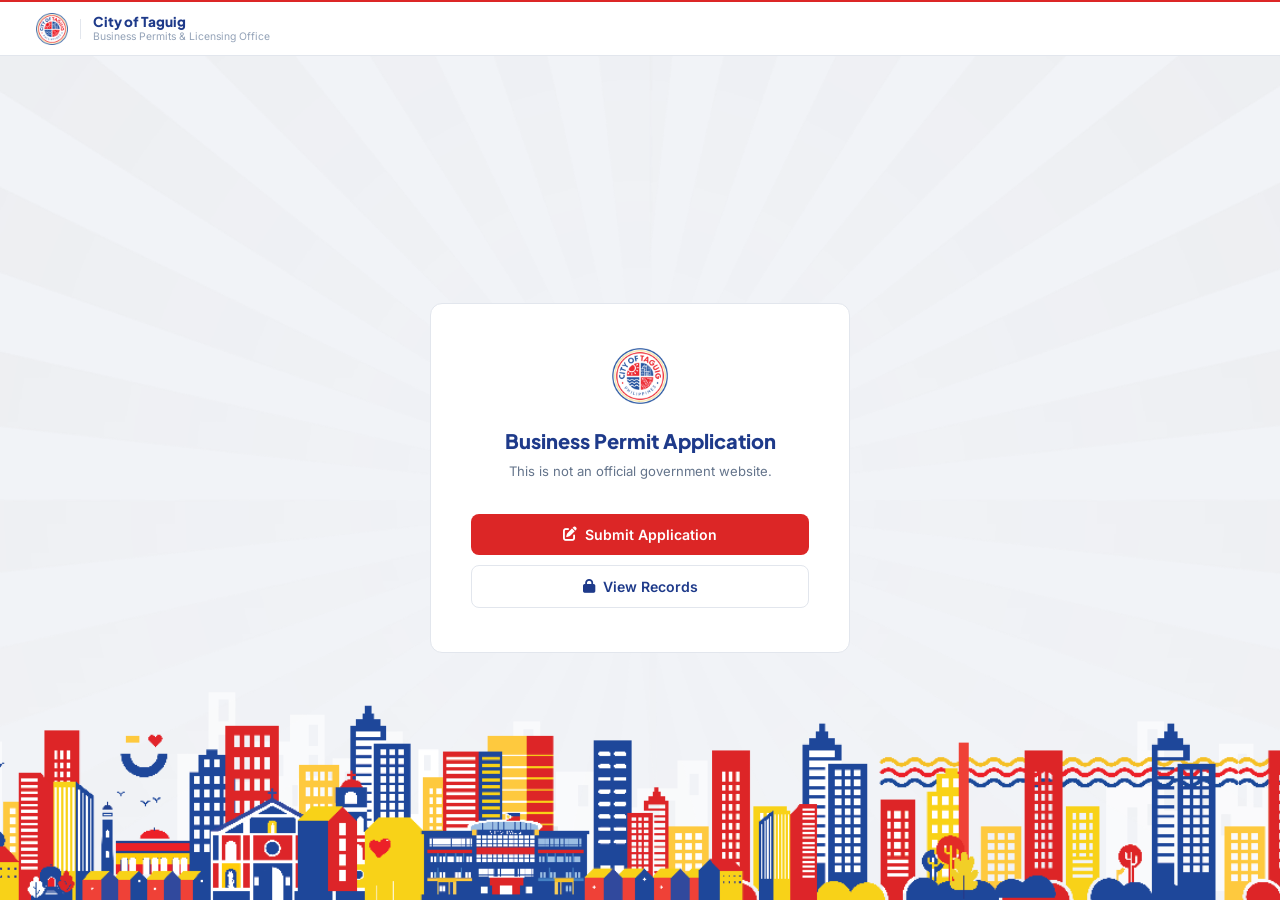
<file: index.html>
<!DOCTYPE html>
<html lang="en">
<head>
    <meta charset="UTF-8">
    <meta name="viewport" content="width=device-width, initial-scale=1.0">
    <title>Taguig BPLO | Business Permit System</title>

    <link rel="preconnect" href="https://fonts.googleapis.com">
    <link href="https://fonts.googleapis.com/css2?family=Inter:wght@400;500;600&family=Plus+Jakarta+Sans:wght@700;800&display=swap" rel="stylesheet">
    <link rel="stylesheet" href="https://cdnjs.cloudflare.com/ajax/libs/font-awesome/6.5.1/css/all.min.css">

    <style>
        :root {
            --navy: #1e3a8a;
            --red:  #dc2626;
            --bg:   #f1f3f7;
            --border: #e2e6ed;
            --text: #0f172a;
            --muted: #64748b;
            --faint: #94a3b8;
        }

        *, *::before, *::after { margin: 0; padding: 0; box-sizing: border-box; }

        body {
            font-family: 'Inter', sans-serif;
            background: var(--bg);
            color: var(--text);
            min-height: 100vh;
            display: flex;
            flex-direction: column;
        }

        /* NAV */
        nav {
            background: #fff;
            border-bottom: 1px solid var(--border);
            height: 56px;
            display: flex;
            align-items: center;
            padding: 0 36px;
            border-top: 2px solid var(--red);
        }

        .brand { display: flex; align-items: center; gap: 12px; }
        .brand img { height: 32px; }
        .brand-sep { width: 1px; height: 20px; background: var(--border); }

        .brand-city {
            font-family: 'Plus Jakarta Sans', sans-serif;
            font-size: 0.85rem;
            font-weight: 800;
            color: var(--navy);
            display: block;
            line-height: 1.2;
        }

        .brand-dept {
            font-size: 0.65rem;
            color: var(--faint);
            display: block;
        }

        /* MAIN */
        main {
            flex: 1;
            display: flex;
            align-items: center;
            justify-content: center;
            padding: 40px 20px;
            background-image: url('white_bg_city.png');
            background-size: cover;
            background-position: center;
        }

        /* CARD */
        .card {
            background: #fff;
            border: 1px solid var(--border);
            border-radius: 12px;
            padding: 44px 40px;
            width: 100%;
            max-width: 420px;
            text-align: center;
        }

        .card img {
            height: 56px;
            margin-bottom: 20px;
            opacity: 0.9;
        }

        .card h1 {
            font-family: 'Plus Jakarta Sans', sans-serif;
            font-size: 1.25rem;
            font-weight: 800;
            color: var(--navy);
            margin-bottom: 8px;
        }

        .card p {
            font-size: 0.82rem;
            color: var(--muted);
            line-height: 1.6;
            margin-bottom: 32px;
        }

        .btns {
            display: flex;
            flex-direction: column;
            gap: 10px;
        }

        .btn {
            display: flex;
            align-items: center;
            justify-content: center;
            gap: 8px;
            padding: 12px 20px;
            border-radius: 8px;
            font-size: 0.88rem;
            font-weight: 600;
            text-decoration: none;
            transition: opacity 0.15s, transform 0.15s;
        }

        .btn:hover { opacity: 0.88; transform: translateY(-1px); }

        .btn-red {
            background: var(--red);
            color: #fff;
        }

        .btn-outline {
            background: transparent;
            color: var(--navy);
            border: 1px solid var(--border);
        }

        .btn-outline:hover { background: var(--bg); }

        
    </style>
</head>
<body>

    <nav>
        <div class="brand">
            <img src="City_of_Taguig_seal.svg.png" alt="Taguig Seal">
            <div class="brand-sep"></div>
            <div>
                <span class="brand-city">City of Taguig</span>
                <span class="brand-dept">Business Permits &amp; Licensing Office</span>
            </div>
        </div>
    </nav>

    <main>
        <div class="card">
            <img src="City_of_Taguig_seal.svg.png" alt="Taguig City Seal">
            <h1>Business Permit Application</h1>
            <p>This is not an official government website.</p>
            <div class="btns">
                <a href="ManualForm.html" class="btn btn-red">
                    <i class="fa-solid fa-pen-to-square"></i> Submit Application
                </a>
                <a href="login.html" class="btn btn-outline">
                    <i class="fa-solid fa-lock"></i> View Records
                </a>
            </div>
        </div>
    </main>



</body>
</html>
</file>
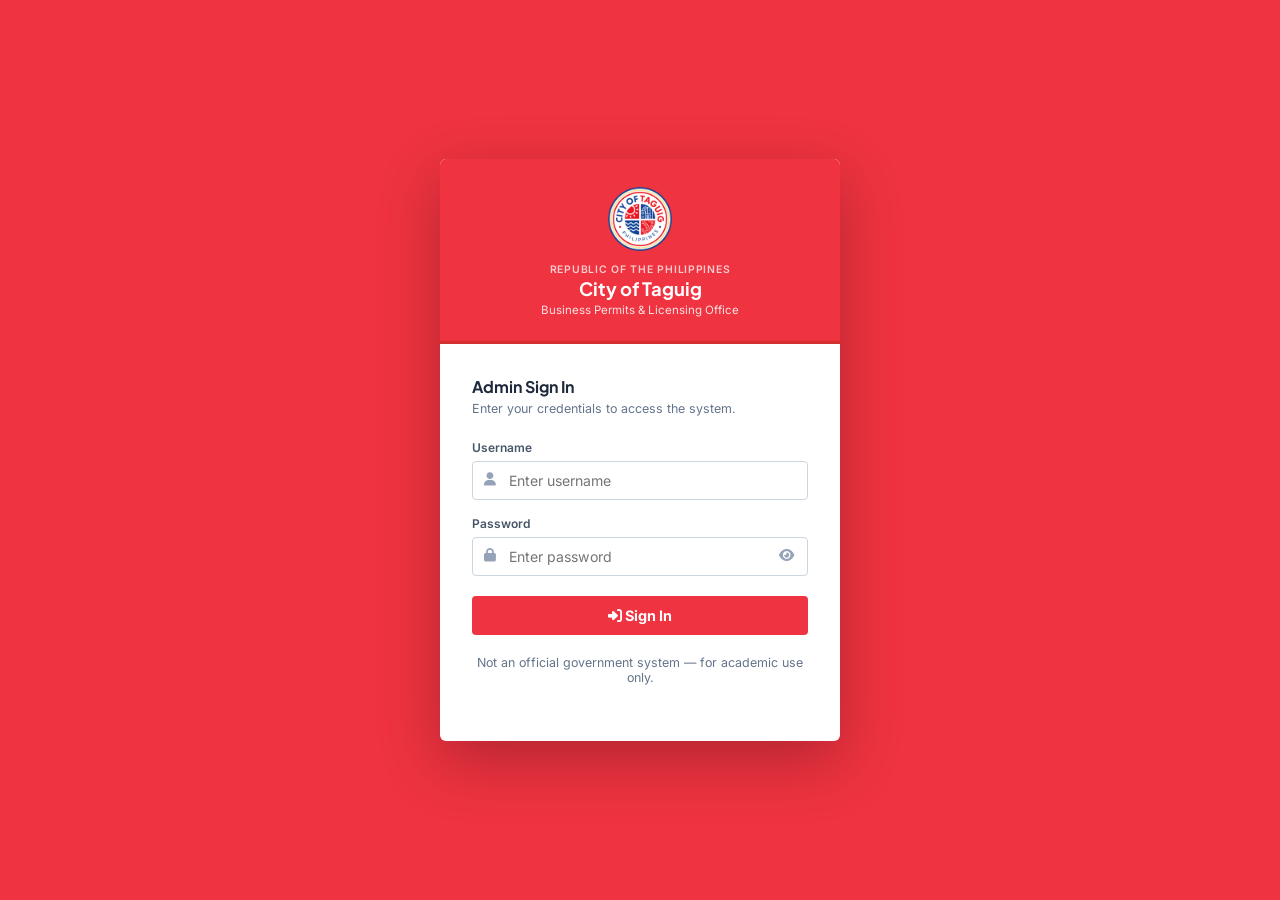
<file: dashboard.html>
<!DOCTYPE html>
<html lang="en">

<head>
  <meta charset="UTF-8" />
  <meta name="viewport" content="width=device-width, initial-scale=1.0" />
  <title>Business License System — City of Taguig</title>
  <link rel="preconnect" href="https://fonts.googleapis.com" />
  <link
    href="https://fonts.googleapis.com/css2?family=Inter:wght@400;500;600;700&family=Plus+Jakarta+Sans:wght@600;700&display=swap"
    rel="stylesheet"
  />
  <link
    rel="stylesheet"
    href="https://cdnjs.cloudflare.com/ajax/libs/font-awesome/6.5.1/css/all.min.css"
  />
  <link rel="stylesheet" href="styles.css" />
</head>

<body>


<script>
  (function () {
    if (sessionStorage.getItem('bplo_auth') !== '1') {
      window.location.replace('login.html');
    }
  })();
</script>

<nav class="bplo-nav">
  <div class="nav-inner">
    <div class="nav-left">
      <div class="logo-box">
        <img src="City_of_Taguig_seal.svg.png" alt="Official Seal of the City of Taguig" class="seal-img" width="60" height="60" />
      </div>
      <div class="labels-container">
        <div class="gov-label">Republic of the Philippines</div>
        <div class="city-label">City of Taguig</div>
        <div class="office-label">DISCLAIMER: NOT AN OFFICIAL GOVERNMENT WEBSITE, CREATED ONLY FOR THE PURPOSE OF SCHOOL PROJECT</div>
      </div>
    </div>
    <div class="nav-right">
      <a href="ManualForm.html">
        <button class="dashboard-btn">
          <i class="fa-solid fa-chart-column"></i> Manual Form
        </button>
      </a>
    </div>
  </div>
</nav>


  <main>

    <div class="page-header">
      <div class="ph-icon">
        <i class="fa-solid fa-chart-line"></i>
      </div>
      <div>
        <h1 class="page-title">License Management</h1>
        <p class="page-subtitle">Manage applications, taxpayers, and business records.</p>
      </div>
    </div>

    <div class="nav-tabs" id="navTabs"></div>

    <div class="card">
      <div class="card-body">

        <div class="toolbar">
          <div class="search-wrap">
            <i class="fa-solid fa-magnifying-glass"></i>
            <input
              type="text"
              id="searchInput"
              placeholder="Search records…"
              oninput="filterTable()"
            />
          </div>
          <div class="toolbar-right">
            <button class="btn btn-primary" onclick="openAdd()">
              <i class="fa-solid fa-plus"></i> Add Application
            </button>
            <button class="btn btn-outline" id="btnView" onclick="openView()" disabled>
              <i class="fa-solid fa-eye"></i> View
            </button>
            <button class="btn btn-outline" id="btnEdit" onclick="openEdit()" disabled>
              <i class="fa-solid fa-pen"></i> Update
            </button>
            <button class="btn btn-danger" id="btnDelete" onclick="openDelete()" disabled>
              <i class="fa-solid fa-trash"></i> Delete
            </button>
<button class="btn btn-ghost" onclick="loadTable()">
              <i class="fa-solid fa-rotate-right"></i> Refresh
            </button>
          </div>
        </div>

        <div class="table-wrap">
          <table class="data" id="mainTable"></table>
        </div>

        <div class="tfoot">
          <span id="recordCount">0 records</span>
          <span id="tabHint"></span>
        </div>

      </div>
    </div>

  </main>


  <div class="overlay" id="formModal" style="display: none;">
    <div class="modal">
      <div class="modal-header">
        <div class="modal-title">
          <span class="modal-icon"><i class="fa-solid fa-file-pen"></i></span>
          <span id="formTitle">Application</span>
        </div>
        <button class="modal-close" onclick="closeModal('formModal')">
          <i class="fa-solid fa-xmark"></i>
        </button>
      </div>
      <div class="modal-body" id="formBody"></div>
      <div class="modal-footer">
        <button class="btn btn-muted" onclick="closeModal('formModal')">Close</button>
        <button class="btn-submit" id="formSubmit" onclick="submitForm()">Save</button>
      </div>
    </div>
  </div>


  <div class="overlay" id="deleteModal" style="display: none;">
    <div class="del-modal">
      <div class="del-icon">
        <i class="fa-solid fa-triangle-exclamation"></i>
      </div>
      <h3
        id="delTitle"
        style="font-family: 'Plus Jakarta Sans', sans-serif; font-size: 1.05rem; margin-bottom: 6px;"
      >
        Delete this record?
      </h3>
      <p
        id="delDesc"
        style="font-size: 0.85rem; color: var(--gray-600);"
      >
        This action is permanent and cannot be undone.
      </p>
      <div class="del-meta" id="delMeta" style="display: none;"></div>
      <div class="del-btns">
        <button class="btn btn-muted" onclick="closeModal('deleteModal')">Cancel</button>
        <button class="btn btn-danger" id="delConfirm" onclick="confirmDelete()">Delete</button>
      </div>
    </div>
  </div>




  <script src="script.js"></script>

  <script>
    (function () {
      function patchRenderTable() {
        if (typeof window.renderTable !== 'function') return;
        const original = window.renderTable;

        window.renderTable = function (rows, filtered) {
          // Sort in-place. When rows === allRows (the common case),
          // this sorts allRows itself, so selectRow(i) stays in sync.
          rows.sort((a, b) => {
            const aDate = new Date(a.Application_Date || '');
            const bDate = new Date(b.Application_Date || '');
            if (isNaN(aDate)) return 1;
            if (isNaN(bDate)) return -1;
            return aDate - bDate;
          });
          return original.call(this, rows, filtered);
        };
      }

      if (document.readyState === 'loading') {
        document.addEventListener('DOMContentLoaded', patchRenderTable);
      } else {
        patchRenderTable();
      }
    })();
  </script>

</body>
</html>
</file>
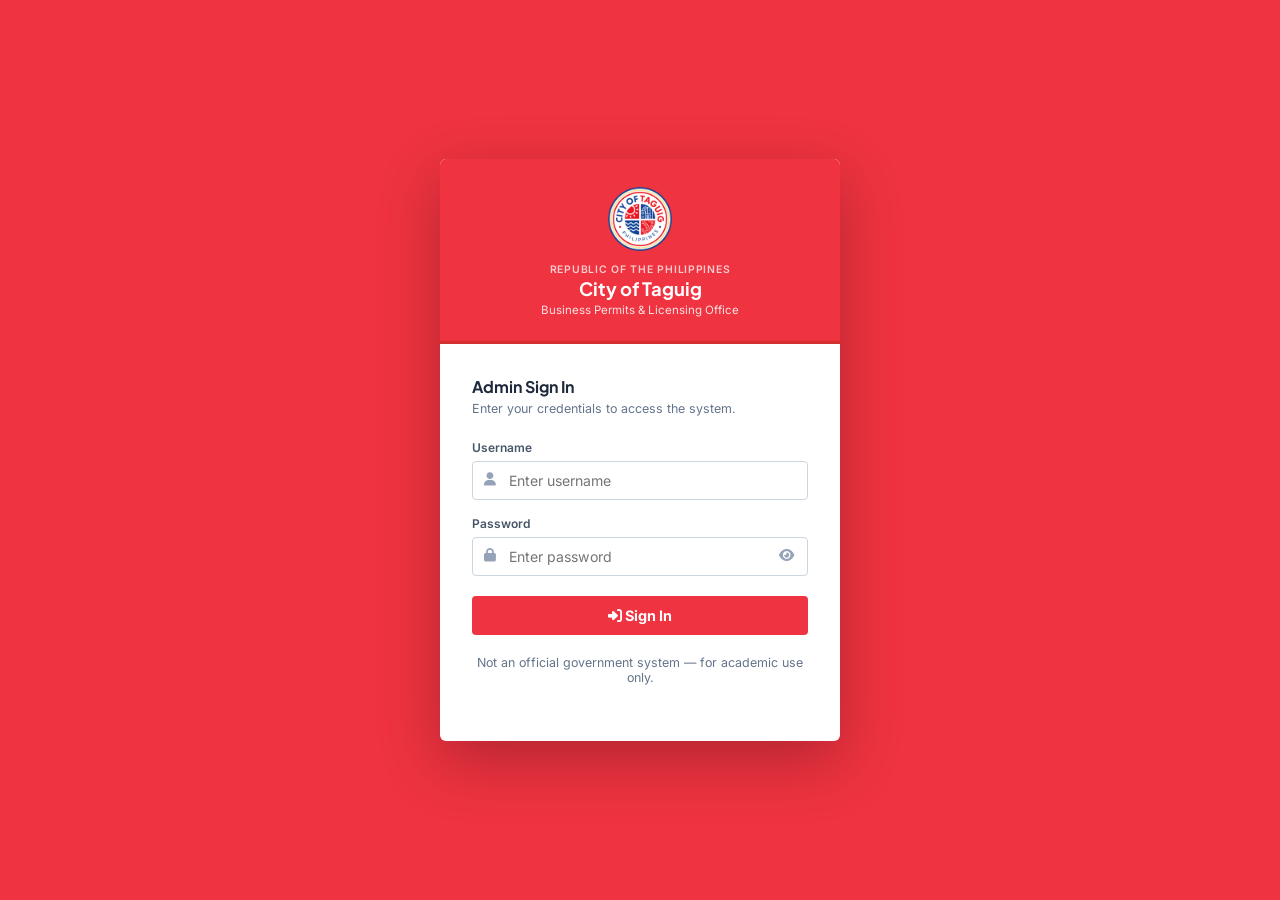
<file: login.html>
<!DOCTYPE html>
<html lang="en">
<head>
  <meta charset="UTF-8" />
  <meta name="viewport" content="width=device-width, initial-scale=1.0" />
  <title>Sign In — Business License System, City of Taguig</title>
  
  <link rel="preconnect" href="https://fonts.googleapis.com" />
  <link href="https://fonts.googleapis.com/css2?family=Inter:wght@400;500;600;700&family=Plus+Jakarta+Sans:wght@600;700&display=swap" rel="stylesheet" />
  <link rel="stylesheet" href="https://cdnjs.cloudflare.com/ajax/libs/font-awesome/6.5.1/css/all.min.css" />
  
  <link rel="stylesheet" href="login.css" />
</head>

<body>
  <div class="login-card">
    <div class="login-header">
      <img src="City_of_Taguig_seal.svg.png" alt="City of Taguig Seal" class="login-seal" onerror="this.style.display='none'" />
      <div class="login-gov">Republic of the Philippines</div>
      <div class="login-city">City of Taguig</div>
      <div class="login-office">Business Permits &amp; Licensing Office</div>
    </div>

    <div class="login-body">
      <h2>Admin Sign In</h2>
      <p>Enter your credentials to access the system.</p>

      <div class="login-error" id="loginError">
        <i class="fa-solid fa-circle-exclamation"></i>
        <span id="loginErrorMsg">Invalid username or password.</span>
      </div>

      <div class="login-field">
        <label for="loginUsername">Username</label>
        <div class="login-input-wrap">
          <i class="fa-solid fa-user"></i>
          <input type="text" id="loginUsername" placeholder="Enter username" autocomplete="username" />
        </div>
      </div>

      <div class="login-field">
        <label for="loginPassword">Password</label>
        <div class="login-input-wrap">
          <i class="fa-solid fa-lock"></i>
          <input type="password" id="loginPassword" placeholder="Enter password" autocomplete="current-password" />
          <button type="button" class="show-pw-btn" id="togglePw" title="Show / hide password">
            <i class="fa-solid fa-eye" id="togglePwIcon"></i>
          </button>
        </div>
      </div>

      <button class="login-btn" id="loginBtn" onclick="handleLogin()">
        <i class="fa-solid fa-right-to-bracket"></i> Sign In
      </button>

      <p class="login-footer-note">Not an official government system &mdash; for academic use only.</p>
    </div>
  </div>

  <script>
    (function () {
      const VALID_USER  = 'admin';
      const VALID_PASS  = 'password123';
      const SESSION_KEY = 'bplo_auth';

      const userInput  = document.getElementById('loginUsername');
      const passInput  = document.getElementById('loginPassword');
      const errorBox   = document.getElementById('loginError');
      const errorMsg   = document.getElementById('loginErrorMsg');
      const loginBtn   = document.getElementById('loginBtn');
      const toggleBtn  = document.getElementById('togglePw');
      const toggleIcon = document.getElementById('togglePwIcon');

      if (sessionStorage.getItem(SESSION_KEY) === '1') {
        window.location.replace('dashboard.html');
      }

      toggleBtn.addEventListener('click', function () {
        const hidden = passInput.type === 'password';
        passInput.type       = hidden ? 'text' : 'password';
        toggleIcon.className = hidden ? 'fa-solid fa-eye-slash' : 'fa-solid fa-eye';
      });

      [userInput, passInput].forEach(function (el) {
        el.addEventListener('keydown', function (e) {
          if (e.key === 'Enter') handleLogin();
        });
      });

      window.handleLogin = function () {
        const user = userInput.value.trim();
        const pass = passInput.value;

        errorBox.classList.remove('show');
        userInput.classList.remove('input-error');
        passInput.classList.remove('input-error');

        if (!user || !pass) {
          errorMsg.textContent = 'Please enter both username and password.';
          errorBox.classList.add('show');
          if (!user) userInput.classList.add('input-error');
          if (!pass) passInput.classList.add('input-error');
          return;
        }

        if (user === VALID_USER && pass === VALID_PASS) {
          sessionStorage.setItem(SESSION_KEY, '1');
          loginBtn.disabled  = true;
          loginBtn.innerHTML = '<i class="fa-solid fa-spinner fa-spin"></i> Signing in\u2026';
          setTimeout(function () {
            window.location.replace('dashboard.html');
          }, 380);
        } else {
          errorMsg.textContent = 'Invalid username or password. Please try again.';
          errorBox.classList.add('show');
          userInput.classList.add('input-error');
          passInput.classList.add('input-error');
          passInput.value = '';
          passInput.focus();
        }
      };
    })();
  </script>
</body>
</html>
</file>
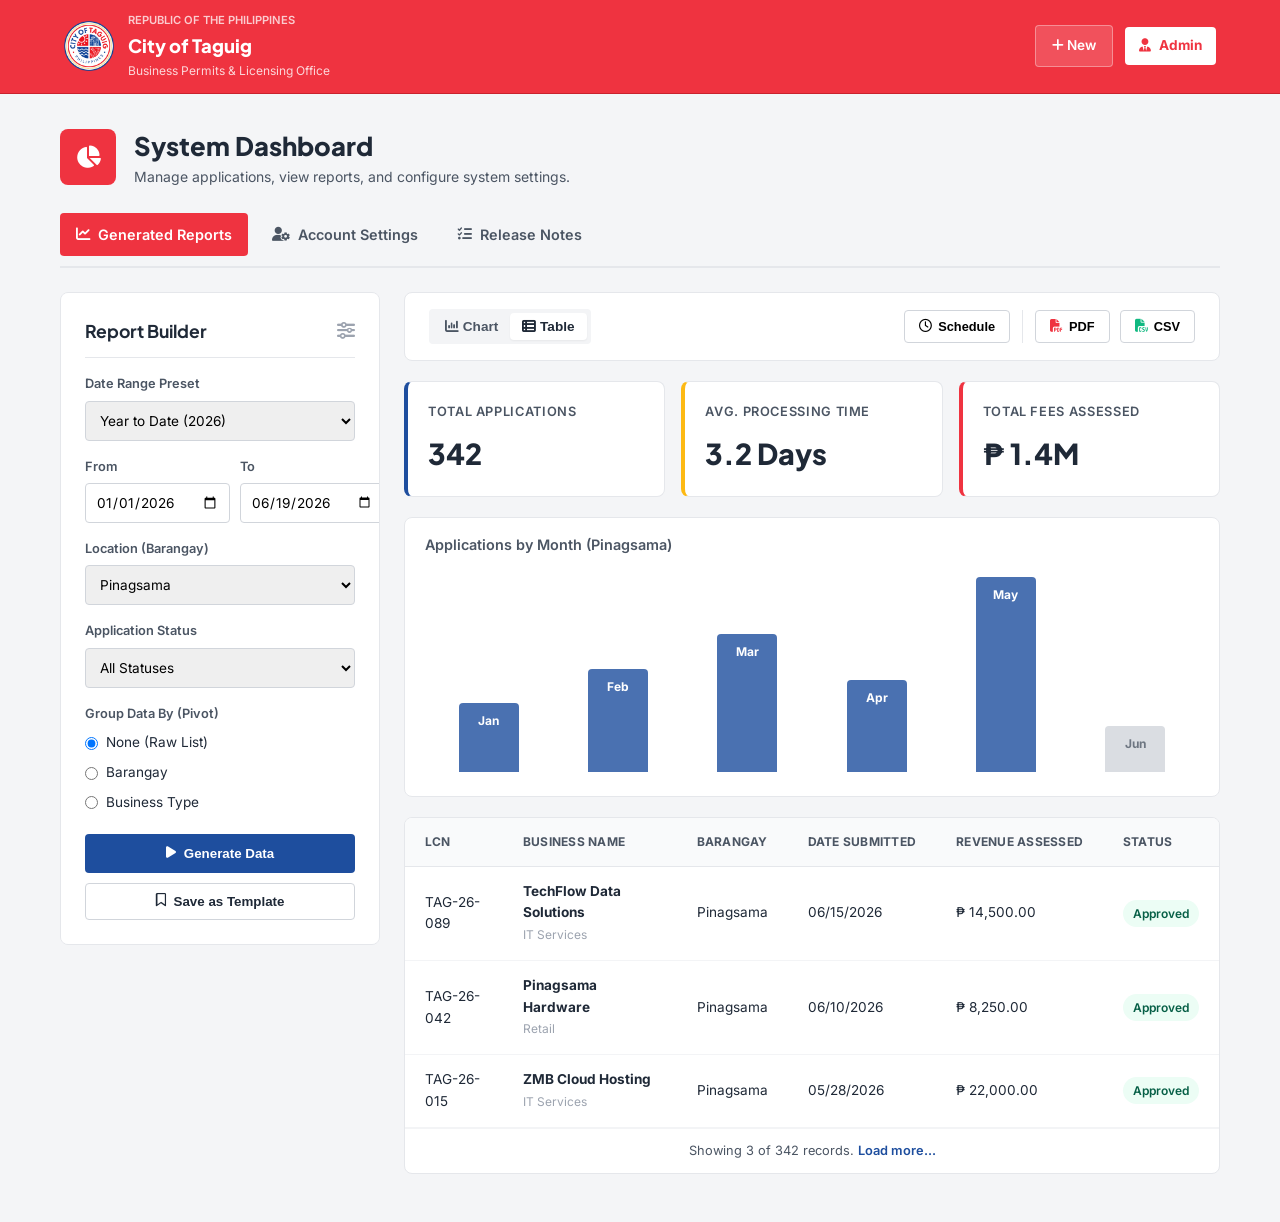
<file: reports.html>
<!DOCTYPE html>
<html lang="en">
<head>
   <meta charset="UTF-8">
   <meta name="viewport" content="width=device-width, initial-scale=1.0">
   <link rel="preconnect" href="https://fonts.googleapis.com">
   <link href="https://fonts.googleapis.com/css2?family=Inter:wght@400;500;600;700&family=Plus+Jakarta+Sans:wght@700;800&display=swap" rel="stylesheet">
   <link rel="stylesheet" href="https://cdnjs.cloudflare.com/ajax/libs/font-awesome/6.5.1/css/all.min.css">
   <title>Advanced Reports - Unified Business Permit System</title>
   <style>
      /* ─── RESET & ROOT ────────────────────────── */
      *, *::before, *::after { box-sizing: border-box; margin: 0; padding: 0; }
      :root {
         --red: #EF3340; --red-dark: #c9222e; --blue: #1E4E9E; --gold: #FDB913; --green: #10B981;
         --gray-50: #f9fafb; --gray-100: #f3f4f6; --gray-200: #e5e7eb; --gray-300: #d1d5db; --gray-400: #9ca3af;
         --gray-600: #4b5563; --gray-800: #1f2937; --white: #ffffff;
         --radius: 8px; --radius-sm: 4px; --transition: .2s ease;
      }
      body { font-family: 'Inter', Arial, sans-serif; background-color: #f4f5f7; color: var(--gray-800); line-height: 1.6; min-height: 100vh; }
      
      /* ─── NAV & LAYOUT ────────────────────────── */
      nav { position: sticky; top: 0; z-index: 100; background: var(--red); border-bottom: 1px solid var(--red-dark); }
      .nav-inner { max-width: 1200px; margin: 0 auto; display: flex; align-items: center; padding: 12px 24px; gap: 16px; flex-wrap: wrap; }
      .nav-left { display: flex; align-items: center; gap: 14px; flex: 1; min-width: 280px; }
      .logo { width: 50px; height: 50px; object-fit: contain; }
      .header-text { display: flex; flex-direction: column; gap: 1px; }
      .gov-label { font-size: .7rem; font-weight: 600; color: rgba(255,255,255,.75); text-transform: uppercase; }
      .city-label { font-family: 'Plus Jakarta Sans', sans-serif; font-size: 1.15rem; font-weight: 800; color: var(--white); }
      .office-label { font-size: .75rem; color: rgba(255,255,255,.8); font-weight: 400; }
      .nav-right { display: flex; gap: 12px; align-items: center; }
      .nav-btn { background: rgba(255,255,255,.15); color: var(--white); border: 1px solid rgba(255,255,255,.35); padding: 9px 16px; font-size: .85rem; font-weight: 600; border-radius: var(--radius-sm); cursor: pointer; text-decoration: none; white-space: nowrap; }
      .nav-btn:hover { background: rgba(255,255,255,.25); }
      .user-profile-badge { background: var(--white); color: var(--red); padding: 8px 14px; border-radius: var(--radius-sm); font-size: .85rem; font-weight: 700; display: flex; align-items: center; gap: 8px; white-space: nowrap; }
      
      main { max-width: 1200px; margin: 0 auto; padding: 32px 20px 48px; }

      /* ─── HEADER & TABS ───────────────────────────── */
      .page-header { display: flex; align-items: center; gap: 18px; margin-bottom: 24px; }
      .page-header-badge { width: 56px; height: 56px; border-radius: var(--radius); background: var(--red); color: var(--white); display: flex; align-items: center; justify-content: center; font-size: 1.4rem; flex-shrink: 0; }
      .form-title { font-family: 'Plus Jakarta Sans', sans-serif; font-size: 1.6rem; font-weight: 800; color: var(--gray-800); }
      .form-subtitle { font-size: .875rem; color: var(--gray-600); }
      
      .tab-container { display: flex; gap: 8px; margin-bottom: 24px; border-bottom: 2px solid var(--gray-200); padding-bottom: 10px; overflow-x: auto; white-space: nowrap; }
      .tab-btn { text-decoration: none; background: transparent; border: none; padding: 10px 16px; font-size: .9rem; font-weight: 600; color: var(--gray-600); cursor: pointer; border-radius: var(--radius-sm); display: inline-flex; align-items: center; gap: 8px; transition: all var(--transition); }
      .tab-btn:hover { background: var(--gray-100); color: var(--gray-800); }
      .tab-btn.active { background: var(--red); color: var(--white); }

      /* ─── REPORT LAYOUT (GRID) ────────────────────── */
      .report-layout { display: grid; grid-template-columns: 320px 1fr; gap: 24px; align-items: start; }
      
      /* ─── SIDEBAR BUILDER ─────────────────────────── */
      .builder-sidebar { background: var(--white); border: 1px solid var(--gray-200); border-radius: var(--radius); padding: 24px; position: sticky; top: 100px; max-height: calc(100vh - 120px); overflow-y: auto; }
      .sidebar-title { font-family: 'Plus Jakarta Sans', sans-serif; font-size: 1.1rem; font-weight: 700; margin-bottom: 16px; border-bottom: 1px solid var(--gray-200); padding-bottom: 12px; display: flex; align-items: center; justify-content: space-between; }
      
      .input-group { display: flex; flex-direction: column; margin-bottom: 16px; }
      .input-group label { font-size: .8rem; font-weight: 600; color: var(--gray-600); margin-bottom: 6px; }
      .input-group select, .input-group input { padding: 10px; border: 1px solid var(--gray-300); border-radius: var(--radius-sm); font-size: .85rem; font-family: 'Inter', sans-serif; width: 100%; transition: border-color var(--transition); }
      .input-group select:focus, .input-group input:focus { border-color: var(--red); outline: none; }
      
      .radio-group { display: flex; flex-direction: column; gap: 8px; margin-bottom: 16px; }
      .radio-label { display: flex; align-items: center; gap: 8px; font-size: .85rem; color: var(--gray-800); cursor: pointer; }
      
      .action-btn { background: var(--blue); color: var(--white); border: none; padding: 12px; border-radius: var(--radius-sm); font-weight: 600; cursor: pointer; width: 100%; display: flex; align-items: center; justify-content: center; gap: 8px; margin-top: 20px; transition: background 0.2s; }
      .action-btn:hover { background: #163c7a; }
      .secondary-btn { background: var(--white); color: var(--gray-800); border: 1px solid var(--gray-300); padding: 10px; border-radius: var(--radius-sm); font-weight: 600; cursor: pointer; width: 100%; display: flex; align-items: center; justify-content: center; gap: 8px; margin-top: 10px; transition: background 0.2s; }
      .secondary-btn:hover { background: var(--gray-50); }

      /* ─── MAIN CONTENT AREA ───────────────────────── */
      .report-content { display: flex; flex-direction: column; gap: 20px; min-width: 0; /* Prevents flex blowout */ }
      
      /* Top Action Bar */
      .action-bar { display: flex; justify-content: space-between; align-items: center; flex-wrap: wrap; gap: 14px; background: var(--white); padding: 16px 24px; border: 1px solid var(--gray-200); border-radius: var(--radius); }
      .view-toggles { display: flex; background: var(--gray-100); padding: 4px; border-radius: var(--radius-sm); }
      .view-btn { background: transparent; border: none; padding: 6px 12px; border-radius: var(--radius-sm); font-size: .85rem; font-weight: 600; cursor: pointer; color: var(--gray-600); transition: all var(--transition); }
      .view-btn.active { background: var(--white); color: var(--gray-800); box-shadow: 0 1px 2px rgba(0,0,0,0.05); }
      .export-tools { display: flex; flex-wrap: wrap; gap: 10px; }
      .tool-btn { background: var(--white); border: 1px solid var(--gray-300); padding: 8px 14px; border-radius: var(--radius-sm); font-size: .8rem; font-weight: 600; cursor: pointer; display: flex; align-items: center; gap: 6px; transition: background var(--transition); }
      .tool-btn:hover { background: var(--gray-50); }

      /* Stats Grid */
      .stats-grid { display: grid; grid-template-columns: repeat(auto-fit, minmax(200px, 1fr)); gap: 16px; }
      .stat-card { background: var(--white); border: 1px solid var(--gray-200); border-radius: var(--radius); padding: 20px; border-left: 4px solid var(--blue); }
      .stat-card.red { border-left-color: var(--red); }
      .stat-card.gold { border-left-color: var(--gold); }
      .stat-title { font-size: .8rem; font-weight: 600; color: var(--gray-600); margin-bottom: 8px; text-transform: uppercase; letter-spacing: 0.05em; }
      .stat-value { font-size: 1.8rem; font-weight: 800; color: var(--gray-800); font-family: 'Plus Jakarta Sans', sans-serif; }

      /* Chart Placeholder */
      .chart-container { background: var(--white); border: 1px solid var(--gray-200); border-radius: var(--radius); padding: 24px; height: 280px; display: flex; align-items: flex-end; justify-content: space-around; gap: 10px; position: relative; }
      .chart-bar { width: 100%; max-width: 60px; background: var(--blue); border-radius: 4px 4px 0 0; opacity: 0.8; transition: opacity 0.2s, height 0.5s ease; cursor: pointer; display: flex; justify-content: center; color: white; font-size: .75rem; font-weight: bold; padding-top: 8px; }
      .chart-bar:hover { opacity: 1; }
      
      /* Data Table */
      .table-container { background: var(--white); border: 1px solid var(--gray-200); border-radius: var(--radius); overflow: hidden; }
      .table-responsive { overflow-x: auto; -webkit-overflow-scrolling: touch; }
      .activity-table { width: 100%; border-collapse: collapse; font-size: .85rem; text-align: left; min-width: 700px; }
      .activity-table th { background: var(--gray-50); color: var(--gray-600); padding: 14px 20px; font-size: .75rem; border-bottom: 1px solid var(--gray-200); text-transform: uppercase; letter-spacing: .02em; white-space: nowrap; }
      .activity-table td { padding: 14px 20px; border-bottom: 1px solid var(--gray-100); vertical-align: middle; }
      .activity-table tbody tr:hover td { background: var(--gray-50); }
      .status-badge { padding: 4px 10px; border-radius: 20px; font-size: .75rem; font-weight: 600; display: inline-block; white-space: nowrap; }
      .status-badge.approved { background: #ECFDF5; color: #065F46; }
      
      /* ─── RESPONSIVE DESIGN (FIXES) ───────────────── */
      @media (max-width: 992px) {
         .report-layout { grid-template-columns: 1fr; }
         .builder-sidebar { position: static; max-height: none; }
      }
      
      @media (max-width: 600px) {
         .nav-inner { justify-content: space-between; }
         .nav-left { width: 100%; margin-bottom: 10px; }
         .stats-grid { grid-template-columns: 1fr; }
         .action-bar { flex-direction: column; align-items: stretch; }
         .export-tools { justify-content: space-between; }
         .tool-btn { flex: 1; justify-content: center; }
      }
   </style>
</head>
<body>
   <nav>
      <div class="nav-inner">
         <div class="nav-left">
            <img src="City_of_Taguig_seal.svg.png" alt="Taguig Seal" class="logo">
            <div class="header-text">
               <span class="gov-label">Republic of the Philippines</span>
               <span class="city-label">City of Taguig</span>
               <span class="office-label">Business Permits & Licensing Office</span>
            </div>
         </div>
         <div class="nav-right">
            <a href="ManualForm.html" class="nav-btn"><i class="fa-solid fa-plus"></i> New</a>
            <div class="user-profile-badge"><i class="fa-solid fa-user-tie"></i> Admin</div>
         </div>
      </div>
   </nav>

   <main>
      <div class="page-header">
         <div class="page-header-badge"><i class="fa-solid fa-chart-pie"></i></div>
         <div>
            <h1 class="form-title">System Dashboard</h1>
            <p class="form-subtitle">Manage applications, view reports, and configure system settings.</p>
         </div>
      </div>

      <div class="tab-container">
         <a href="reports.html" class="tab-btn active"><i class="fa-solid fa-chart-line"></i> Generated Reports</a>
         <a href="settings.html" class="tab-btn"><i class="fa-solid fa-user-gear"></i> Account Settings</a>
         <a href="release-notes.html" class="tab-btn"><i class="fa-solid fa-list-check"></i> Release Notes</a>
      </div>

      <!-- GRID LAYOUT START -->
      <div class="report-layout">
         
         <!-- LEFT: REPORT BUILDER SIDEBAR -->
         <aside class="builder-sidebar">
            <div class="sidebar-title">
               Report Builder <i class="fa-solid fa-sliders" style="color: var(--gray-400);"></i>
            </div>
            
            <div class="input-group">
               <label>Date Range Preset</label>
               <select>
                  <option>Year to Date (2026)</option>
                  <option>This Month (June)</option>
                  <option>Last Quarter</option>
                  <option>Custom Range...</option>
               </select>
            </div>

            <div style="display: flex; gap: 10px;">
               <div class="input-group" style="flex:1;"><label>From</label><input type="date" value="2026-01-01"></div>
               <div class="input-group" style="flex:1;"><label>To</label><input type="date" value="2026-06-19"></div>
            </div>

            <div class="input-group">
               <label>Location (Barangay)</label>
               <select>
                  <option>All Barangays</option>
                  <option selected>Pinagsama</option>
                  <option>Fort Bonifacio</option>
                  <option>Ususan</option>
                  <option>Wawa</option>
               </select>
            </div>

            <div class="input-group">
               <label>Application Status</label>
               <select>
                  <option>All Statuses</option>
                  <option>Approved</option>
                  <option>Pending Assessment</option>
                  <option>Action Required</option>
               </select>
            </div>

            <label style="font-size: .8rem; font-weight: 600; color: var(--gray-600); display: block; margin-bottom: 8px; margin-top: 8px;">Group Data By (Pivot)</label>
            <div class="radio-group">
               <label class="radio-label"><input type="radio" name="groupBy" checked> None (Raw List)</label>
               <label class="radio-label"><input type="radio" name="groupBy"> Barangay</label>
               <label class="radio-label"><input type="radio" name="groupBy"> Business Type</label>
            </div>

            <button class="action-btn"><i class="fa-solid fa-play"></i> Generate Data</button>
            <button class="secondary-btn"><i class="fa-regular fa-bookmark"></i> Save as Template</button>
         </aside>

         <!-- RIGHT: MAIN REPORT CONTENT -->
         <section class="report-content">
            
            <!-- Tool Bar -->
            <div class="action-bar">
               <div class="view-toggles">
                  <button class="view-btn"><i class="fa-solid fa-chart-column"></i> Chart</button>
                  <button class="view-btn active"><i class="fa-solid fa-table-list"></i> Table</button>
               </div>
               <div class="export-tools">
                  <button class="tool-btn"><i class="fa-regular fa-clock"></i> Schedule</button>
                  <span style="border-left: 1px solid var(--gray-200); margin: 0 2px; display: inline-block;"></span>
                  <button class="tool-btn"><i class="fa-solid fa-file-pdf" style="color: var(--red);"></i> PDF</button>
                  <button class="tool-btn"><i class="fa-solid fa-file-csv" style="color: var(--green);"></i> CSV</button>
               </div>
            </div>

            <!-- Summary KPIs -->
            <div class="stats-grid">
               <div class="stat-card">
                  <p class="stat-title">Total Applications</p>
                  <h3 class="stat-value">342</h3>
               </div>
               <div class="stat-card gold">
                  <p class="stat-title">Avg. Processing Time</p>
                  <h3 class="stat-value">3.2 Days</h3>
               </div>
               <div class="stat-card red">
                  <p class="stat-title">Total Fees Assessed</p>
                  <h3 class="stat-value">₱ 1.4M</h3>
               </div>
            </div>

            <!-- Visual Chart Placeholder -->
            <div class="chart-container">
               <div style="position: absolute; top: 15px; left: 20px; font-size: .9rem; font-weight: 600; color: var(--gray-600);">Applications by Month (Pinagsama)</div>
               <div class="chart-bar" style="height: 30%;">Jan</div>
               <div class="chart-bar" style="height: 45%;">Feb</div>
               <div class="chart-bar" style="height: 60%;">Mar</div>
               <div class="chart-bar" style="height: 40%;">Apr</div>
               <div class="chart-bar" style="height: 85%;">May</div>
               <div class="chart-bar" style="height: 20%; background: var(--gray-300); color: var(--gray-600);">Jun</div>
            </div>

            <!-- Data Table (Now Responsive) -->
            <div class="table-container">
               <div class="table-responsive">
                  <table class="activity-table">
                     <thead>
                        <tr>
                           <th>LCN</th>
                           <th>Business Name</th>
                           <th>Barangay</th>
                           <th>Date Submitted</th>
                           <th>Revenue Assessed</th>
                           <th>Status</th>
                        </tr>
                     </thead>
                     <tbody>
                        <tr>
                           <td>TAG-26-089</td>
                           <td><strong>TechFlow Data Solutions</strong><br><span style="font-size:.75rem; color:var(--gray-400);">IT Services</span></td>
                           <td>Pinagsama</td>
                           <td>06/15/2026</td>
                           <td>₱ 14,500.00</td>
                           <td><span class="status-badge approved">Approved</span></td>
                        </tr>
                        <tr>
                           <td>TAG-26-042</td>
                           <td><strong>Pinagsama Hardware</strong><br><span style="font-size:.75rem; color:var(--gray-400);">Retail</span></td>
                           <td>Pinagsama</td>
                           <td>06/10/2026</td>
                           <td>₱ 8,250.00</td>
                           <td><span class="status-badge approved">Approved</span></td>
                        </tr>
                        <tr>
                           <td>TAG-26-015</td>
                           <td><strong>ZMB Cloud Hosting</strong><br><span style="font-size:.75rem; color:var(--gray-400);">IT Services</span></td>
                           <td>Pinagsama</td>
                           <td>05/28/2026</td>
                           <td>₱ 22,000.00</td>
                           <td><span class="status-badge approved">Approved</span></td>
                        </tr>
                     </tbody>
                  </table>
               </div>
               <div style="padding: 12px 20px; font-size: .8rem; color: var(--gray-600); border-top: 1px solid var(--gray-100); text-align: center;">
                  Showing 3 of 342 records. <a href="#" style="color: var(--blue); text-decoration: none; font-weight: 600;">Load more...</a>
               </div>
            </div>

         </section>
      </div>
   </main>
</body>
</html>
</file>
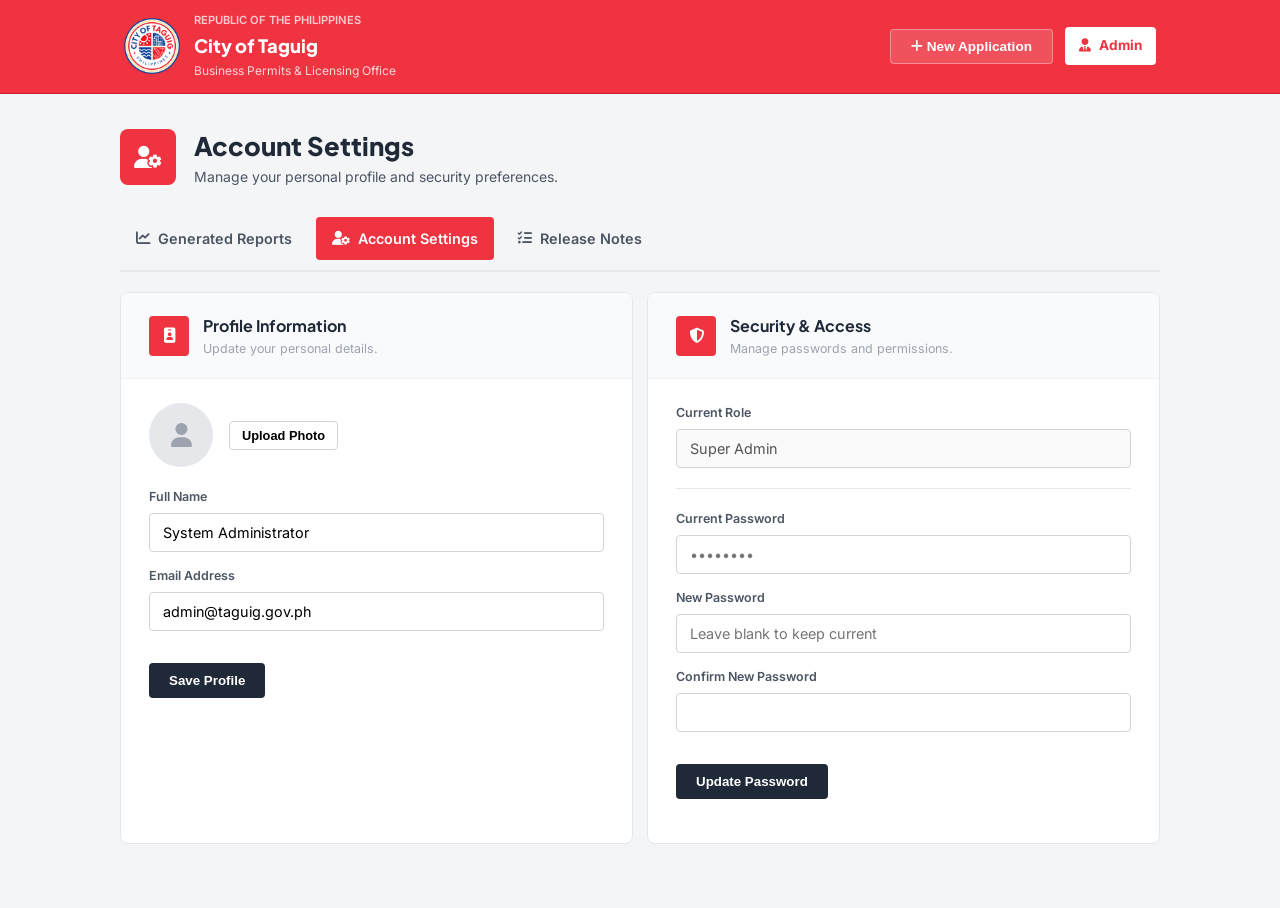
<file: settings.html.html>
<!DOCTYPE html>
<html lang="en">
<head>
   <meta charset="UTF-8">
   <meta name="viewport" content="width=device-width, initial-scale=1.0">
   <link rel="preconnect" href="https://fonts.googleapis.com">
   <link href="https://fonts.googleapis.com/css2?family=Inter:wght@400;500;600;700&family=Plus+Jakarta+Sans:wght@700;800&display=swap" rel="stylesheet">
   <link rel="stylesheet" href="https://cdnjs.cloudflare.com/ajax/libs/font-awesome/6.5.1/css/all.min.css">
   <title>Account Settings - Unified Business Permit System</title>
   <style>
      /* ─── RESET & ROOT ────────────────────────── */
      *, *::before, *::after { box-sizing: border-box; margin: 0; padding: 0; }
      :root {
         --red: #EF3340; --red-dark: #c9222e; --blue: #1E4E9E; --gold: #FDB913; --green: #10B981;
         --gray-50: #f9fafb; --gray-100: #f3f4f6; --gray-200: #e5e7eb; --gray-300: #d1d5db; --gray-400: #9ca3af;
         --gray-600: #4b5563; --gray-800: #1f2937; --white: #ffffff;
         --radius: 8px; --radius-sm: 4px; --transition: .2s ease;
      }
      body { font-family: 'Inter', Arial, sans-serif; background-color: #f4f5f7; color: var(--gray-800); line-height: 1.6; min-height: 100vh; }
      
      /* ─── NAV & LAYOUT ────────────────────────── */
      nav { position: sticky; top: 0; z-index: 100; background: var(--red); border-bottom: 1px solid var(--red-dark); }
      .nav-inner { max-width: 1080px; margin: 0 auto; display: flex; align-items: center; padding: 12px 24px; gap: 16px; }
      .nav-left { display: flex; align-items: center; gap: 14px; flex: 1; }
      .logo { width: 56px; height: 56px; object-fit: contain; }
      .header-text { display: flex; flex-direction: column; gap: 1px; }
      .gov-label { font-size: .7rem; font-weight: 600; color: rgba(255,255,255,.75); text-transform: uppercase; }
      .city-label { font-family: 'Plus Jakarta Sans', sans-serif; font-size: 1.15rem; font-weight: 800; color: var(--white); }
      .office-label { font-size: .75rem; color: rgba(255,255,255,.8); font-weight: 400; }
      .nav-right { display: flex; gap: 12px; align-items: center; }
      .nav-btn { background: rgba(255,255,255,.15); color: var(--white); border: 1px solid rgba(255,255,255,.35); padding: 9px 20px; font-size: .85rem; font-weight: 600; border-radius: var(--radius-sm); cursor: pointer; }
      .user-profile-badge { background: var(--white); color: var(--red); padding: 8px 14px; border-radius: var(--radius-sm); font-size: .85rem; font-weight: 700; display: flex; align-items: center; gap: 8px; }
      main { max-width: 1080px; margin: 0 auto; padding: 32px 20px 48px; }

      /* ─── HEADER & TABS ───────────────────────────── */
      .page-header { display: flex; align-items: center; gap: 18px; margin-bottom: 28px; }
      .page-header-badge { width: 56px; height: 56px; border-radius: var(--radius); background: var(--red); color: var(--white); display: flex; align-items: center; justify-content: center; font-size: 1.4rem; }
      .form-title { font-family: 'Plus Jakarta Sans', sans-serif; font-size: 1.6rem; font-weight: 800; color: var(--gray-800); }
      .form-subtitle { font-size: .875rem; color: var(--gray-600); }
      .tab-container { display: flex; gap: 8px; margin-bottom: 20px; border-bottom: 2px solid var(--gray-200); padding-bottom: 10px; }
      .tab-btn { text-decoration: none; background: transparent; border: none; padding: 10px 16px; font-size: .9rem; font-weight: 600; color: var(--gray-600); cursor: pointer; border-radius: var(--radius-sm); display: flex; align-items: center; gap: 8px; transition: all var(--transition); }
      .tab-btn:hover { background: var(--gray-100); color: var(--gray-800); }
      .tab-btn.active { background: var(--red); color: var(--white); }

      /* ─── SECTIONS & FORMS ────────────────────── */
      .form-section { background: var(--white); border-radius: var(--radius); border: 1px solid var(--gray-200); margin-bottom: 20px; overflow: hidden; }
      .section-header { display: flex; align-items: center; gap: 14px; padding: 20px 28px; border-bottom: 1px solid var(--gray-100); background: var(--gray-50); }
      .section-icon { width: 40px; height: 40px; border-radius: var(--radius-sm); background: var(--red); color: var(--white); display: flex; align-items: center; justify-content: center; font-size: .95rem; }
      .section-title { font-family: 'Plus Jakarta Sans', sans-serif; font-size: 1rem; font-weight: 700; color: var(--gray-800); }
      .section-desc { font-size: .78rem; color: var(--gray-400); }
      .section-body { padding: 24px 28px; }
      .form-row { display: flex; gap: 14px; flex-wrap: wrap; margin-bottom: 16px; }
      .two-col > .col { flex: 1 1 calc(50% - 7px); min-width: 250px; }
      .top-gap { margin-top: 18px; }
      .divider { border: none; border-top: 1px solid var(--gray-200); margin: 20px 0; }
      .input-group { display: flex; flex-direction: column; margin-bottom: 14px; }
      .input-group label { font-size: .78rem; font-weight: 600; color: var(--gray-600); margin-bottom: 6px; }
      .input-group input { padding: 10px 13px; border: 1px solid var(--gray-300); border-radius: var(--radius-sm); font-size: .9rem; font-family: 'Inter', sans-serif; }
      .input-group input:focus { border-color: var(--red); outline: none; }
      .action-btn { background: var(--gray-800); color: var(--white); border: none; padding: 10px 20px; border-radius: var(--radius-sm); font-weight: 600; cursor: pointer; transition: background var(--transition); display: inline-flex; align-items: center; gap: 8px; }
      .action-btn:hover { background: #000; }

      /* ─── SETTINGS AVATAR ───────────────────────────────────────── */
      .avatar-upload { display: flex; align-items: center; gap: 16px; margin-bottom: 20px; }
      .avatar-circle { width: 64px; height: 64px; border-radius: 50%; background: var(--gray-200); display: flex; align-items: center; justify-content: center; font-size: 1.5rem; color: var(--gray-400); }
      .upload-btn { background: var(--white); border: 1px solid var(--gray-300); padding: 6px 12px; border-radius: var(--radius-sm); font-size: .8rem; font-weight: 600; cursor: pointer; }
   </style>
</head>
<body>
   <nav>
      <div class="nav-inner">
         <div class="nav-left">
            <img src="City_of_Taguig_seal.svg.png" alt="Taguig Seal" class="logo">
            <div class="header-text">
               <span class="gov-label">Republic of the Philippines</span>
               <span class="city-label">City of Taguig</span>
               <span class="office-label">Business Permits & Licensing Office</span>
            </div>
         </div>
         <div class="nav-right">
            <a href="ManualForm.html" style="text-decoration: none;">
               <button class="nav-btn"><i class="fa-solid fa-plus"></i> New Application</button>
            </a>
            <div class="user-profile-badge"><i class="fa-solid fa-user-tie"></i> Admin</div>
         </div>
      </div>
   </nav>
   <main>
      <div class="page-header">
         <div class="page-header-badge"><i class="fa-solid fa-user-gear"></i></div>
         <div>
            <h1 class="form-title">Account Settings</h1>
            <p class="form-subtitle">Manage your personal profile and security preferences.</p>
         </div>
      </div>
      <div class="tab-container">
         <a href="reports.html" class="tab-btn"><i class="fa-solid fa-chart-line"></i> Generated Reports</a>
         <a href="settings.html" class="tab-btn active"><i class="fa-solid fa-user-gear"></i> Account Settings</a>
         <a href="release-notes.html" class="tab-btn"><i class="fa-solid fa-list-check"></i> Release Notes</a>
      </div>
      <section class="form-container">
         <div class="form-row two-col">
            <div class="col">
               <div class="form-section" style="height: 100%;">
                  <div class="section-header">
                     <span class="section-icon"><i class="fa-solid fa-id-badge"></i></span>
                     <div>
                        <h2 class="section-title">Profile Information</h2>
                        <p class="section-desc">Update your personal details.</p>
                     </div>
                  </div>
                  <div class="section-body">
                     <div class="avatar-upload">
                        <div class="avatar-circle"><i class="fa-solid fa-user"></i></div>
                        <button class="upload-btn">Upload Photo</button>
                     </div>
                     <div class="input-group top-gap">
                        <label>Full Name</label>
                        <input type="text" value="System Administrator">
                     </div>
                     <div class="input-group">
                        <label>Email Address</label>
                        <input type="email" value="admin@taguig.gov.ph">
                     </div>
                     <button class="action-btn top-gap">Save Profile</button>
                  </div>
               </div>
            </div>
            <div class="col">
               <div class="form-section" style="height: 100%;">
                  <div class="section-header">
                     <span class="section-icon"><i class="fa-solid fa-shield-halved"></i></span>
                     <div>
                        <h2 class="section-title">Security & Access</h2>
                        <p class="section-desc">Manage passwords and permissions.</p>
                     </div>
                  </div>
                  <div class="section-body">
                     <div class="input-group">
                        <label>Current Role</label>
                        <input type="text" value="Super Admin" disabled>
                     </div>
                     <div class="divider"></div>
                     <div class="input-group">
                        <label>Current Password</label>
                        <input type="password" placeholder="••••••••">
                     </div>
                     <div class="input-group">
                        <label>New Password</label>
                        <input type="password" placeholder="Leave blank to keep current">
                     </div>
                     <div class="input-group">
                        <label>Confirm New Password</label>
                        <input type="password" placeholder="">
                     </div>
                     <button class="action-btn top-gap">Update Password</button>
                  </div>
               </div>
            </div>
         </div>
      </section>
   </main>
</body>
</html>
</file>
<file: styles.css>
/* ============================================================
   RESET & VARIABLES
   ============================================================ */

*,
*::before,
*::after {
  box-sizing: border-box;
  margin: 0;
  padding: 0;
}

:root {
  --red:        #EF3340;
  --red-dark:   #D32F2F;
  --red-light:  #FDECEA;

  --blue:       #1E4E9E;
  --blue-dark:  #153A75;

  --gray-50:  #F8FAFC;
  --gray-100: #F1F5F9;
  --gray-200: #E2E8F0;
  --gray-300: #CBD5E1;
  --gray-400: #94A3B8;
  --gray-500: #64748B;
  --gray-600: #475569;
  --gray-700: #334155;
  --gray-800: #1E293B;

  --white:  #ffffff;
  --shadow: 0 10px 25px rgba(0, 0, 0, 0.12);
  --r:      4px;
  --rs:     2px;
  --tr:     0.15s ease;
}


/* ============================================================
   BASE
   ============================================================ */

body {
  font-family: 'Inter', sans-serif;
  background: var(--gray-100);
  background-image: url('images/white_bg_city.png');
  background-size: cover;
  background-position: center;
  background-repeat: no-repeat;
  background-attachment: fixed;
  color: var(--gray-800);
  line-height: 1.6;
  min-height: 100vh;
}


/* ============================================================
   NAVIGATION
   ============================================================ */

nav {
  position: sticky;
  top: 0;
  z-index: 100;
  background: var(--red);
  border-bottom: 2px solid var(--red-dark);
}

.nav-inner {
  max-width: 1400px;
  margin: 0 auto;
  display: flex;
  align-items: center;
  justify-content: space-between;
  padding: 12px 24px;
  gap: 16px;
}

.nav-left {
  display: flex;
  align-items: center;
  gap: 14px;
}
.nav-right a { text-decoration: none; }

.dashboard-btn {
   background: rgba(255,255,255,.15);
   color: var(--white);
   border: 1px solid rgba(255,255,255,.35);
   padding: 9px 20px;
   font-size: .85rem;
   font-weight: 600;
   border-radius: var(--rs); /* FIXED: Was var(--radius-sm) */
   cursor: pointer;
   display: flex;
   align-items: center;
   gap: 8px;
   transition: background var(--tr), border-color var(--tr); /* FIXED: Was var(--transition) */
   white-space: nowrap;
   font-family: 'Inter', sans-serif;
   backdrop-filter: blur(4px);
}

.dashboard-btn:hover {
   background: rgba(255,255,255,.25);
   border-color: rgba(255,255,255,.8);
}

.logo-box {
  width: 40px;
  height: 40px;
  display: flex;
  align-items: center;
  justify-content: center;
  background: var(--white);
  color: var(--red);
  border-radius: var(--rs);
  font-size: 1.2rem;
}

.gov-label {
  font-size: 0.65rem;
  font-weight: 600;
  color: rgba(255, 255, 255, 0.8);
  letter-spacing: 0.05em;
  text-transform: uppercase;
}

.city-label {
  font-family: 'Plus Jakarta Sans', sans-serif;
  font-size: 1.1rem;
  font-weight: 700;
  color: var(--white);
  line-height: 1.1;
}

.office-label {
  font-size: 0.75rem;
  color: rgba(255, 255, 255, 0.9);
}

.user-badge {
  display: flex;
  align-items: center;
  gap: 8px;
  padding: 6px 14px;
  background: var(--white);
  color: var(--red);
  font-size: 0.8rem;
  font-weight: 600;
  border-radius: var(--rs);
}

main {
  max-width: 1400px;
  margin: 0 auto;
  padding: 32px 24px 48px;
}

.page-header {
  display: flex;
  align-items: center;
  gap: 16px;
  margin-bottom: 24px;
}

.ph-icon {
  width: 48px;
  height: 48px;
  flex-shrink: 0;
  display: flex;
  align-items: center;
  justify-content: center;
  background: var(--blue);
  color: var(--white);
  border-radius: var(--rs);
  font-size: 1.2rem;
}

.page-title {
  font-family: 'Plus Jakarta Sans', sans-serif;
  font-size: 1.5rem;
  font-weight: 700;
  line-height: 1.2;
}

.page-subtitle {
  font-size: 0.85rem;
  color: var(--gray-600);
  margin-top: 2px;
}

.page-footer {
  text-align: center;
  font-size: 0.75rem;
  color: var(--gray-500);
  margin-top: 16px;
}


/* ============================================================
   TABS
   ============================================================ */

.nav-tabs {
  display: flex;
  gap: 0;
  margin-bottom: 24px;
  overflow-x: auto;
  border-bottom: 2px solid var(--gray-200);
  scrollbar-width: none;
}

.nav-tabs::-webkit-scrollbar {
  display: none;
}

.tab-btn {
  display: inline-flex;
  align-items: center;
  gap: 8px;
  padding: 11px 22px;
  margin-bottom: -2px;
  background: transparent;
  border: none;
  border-bottom: 3px solid transparent;
  font-size: 0.83rem;
  font-weight: 600;
  color: var(--gray-500);
  cursor: pointer;
  white-space: nowrap;
  transition: all var(--tr);
}

.tab-btn:hover {
  color: var(--blue);
  background: var(--gray-50);
}

.tab-btn.active {
  color: var(--blue);
  background: var(--white);
  border-bottom-color: var(--blue);
}

.tab-btn.full-view {
  color: var(--red);
  font-weight: 700;
}

.tab-btn.full-view.active {
  color: var(--red);
  border-bottom-color: var(--red);
}


/* ============================================================
   CARD
   ============================================================ */

.card {
  background: var(--white);
  border: 1px solid var(--gray-200);
  border-radius: var(--r);
}

.card-body {
  padding: 24px;
}


/* ============================================================
   COLUMN GROUP HEADERS
   ============================================================ */

.col-group-header {
  background: var(--gray-700);
  color: var(--white);
  text-align: center;
  font-size: 0.65rem;
  font-weight: 700;
  letter-spacing: 0.06em;
  text-transform: uppercase;
  padding: 4px 8px;
  border-right: 2px solid var(--gray-500);
}

.col-group-header:last-child {
  border-right: none;
}


/* ============================================================
   TOOLBAR
   ============================================================ */

.toolbar {
  display: flex;
  align-items: center;
  justify-content: space-between;
  flex-wrap: wrap;
  gap: 12px;
  margin-bottom: 18px;
}

.search-wrap {
  display: flex;
  align-items: center;
  padding: 0 12px;
  background: var(--white);
  border: 1px solid var(--gray-300);
  border-radius: var(--rs);
  transition: border-color var(--tr);
}

.search-wrap:focus-within {
  border-color: var(--blue);
}

.search-wrap i {
  color: var(--gray-400);
  font-size: 0.9rem;
}

#searchInput {
  width: 260px;
  padding: 10px;
  border: none;
  outline: none;
  background: transparent;
  font-size: 0.85rem;
  font-family: inherit;
  color: var(--gray-800);
}

.toolbar-right {
  display: flex;
  flex-wrap: wrap;
  gap: 8px;
}


/* ============================================================
   BUTTONS
   ============================================================ */

.btn {
  display: inline-flex;
  align-items: center;
  gap: 6px;
  padding: 8px 14px;
  border: 1px solid transparent;
  border-radius: var(--rs);
  font-size: 0.8rem;
  font-weight: 600;
  font-family: inherit;
  cursor: pointer;
  transition: background var(--tr), color var(--tr), opacity var(--tr);
}

.btn:disabled {
  opacity: 0.38;
  cursor: not-allowed;
  pointer-events: none;
}

.btn-primary {
  background: var(--blue);
  color: var(--white);
}

.btn-primary:hover {
  background: var(--blue-dark);
}

.btn-outline {
  background: var(--white);
  color: var(--gray-800);
  border-color: var(--gray-300);
}

.btn-outline:hover {
  background: var(--gray-100);
}

.btn-danger {
  background: var(--white);
  color: var(--red);
  border-color: var(--red);
}

.btn-danger:hover {
  background: var(--red-light);
}

.btn-ghost {
  background: var(--white);
  color: var(--gray-600);
  border-color: var(--gray-300);
}

.btn-ghost:hover {
  background: var(--gray-100);
  color: var(--gray-800);
}

.btn-muted {
  background: var(--gray-200);
  color: var(--gray-700);
  border-color: var(--gray-200);
}

.btn-muted:hover {
  background: var(--gray-300);
}

.btn-submit {
  display: inline-flex;
  align-items: center;
  gap: 8px;
  padding: 10px 20px;
  background: var(--red);
  color: var(--white);
  border: none;
  border-radius: var(--rs);
  font-size: 0.85rem;
  font-weight: 600;
  font-family: inherit;
  cursor: pointer;
  transition: background var(--tr);
}

.btn-submit:hover {
  background: var(--red-dark);
}

.btn-submit:disabled {
  opacity: 0.5;
  cursor: not-allowed;
}


/* ============================================================
   TABLE
   ============================================================ */

.table-wrap {
  overflow-x: auto;
  border: 1px solid var(--gray-200);
  border-radius: var(--rs);
  margin-bottom: 12px;
}

table.data {
  width: 100%;
  border-collapse: collapse;
  font-size: 0.78rem;
  min-width: 600px;
}

table.data th {
  padding: 10px 14px;
  background: var(--gray-800);
  color: var(--white);
  text-align: left;
  font-size: 0.71rem;
  font-weight: 600;
  letter-spacing: 0.03em;
  text-transform: uppercase;
  white-space: nowrap;
}

/* Column group tinting */
table.data th.g-app  { background: #1E4E9E; }
table.data th.g-tax  { background: #0369A1; }
table.data th.g-auth { background: #6D28D9; }
table.data th.g-saf  { background: #047857; }
table.data th.g-ops  { background: #B91C1C; }

table.data td {
  padding: 9px 14px;
  background: var(--white);
  border-bottom: 1px solid var(--gray-200);
  vertical-align: middle;
  white-space: nowrap;
  max-width: 200px;
  overflow: hidden;
  text-overflow: ellipsis;
}

table.data tbody tr {
  cursor: pointer;
  transition: background var(--tr);
}

table.data tbody tr:hover td {
  background: var(--gray-50);
}

table.data tbody tr.selected td {
  background: var(--blue);
  color: var(--white);
  border-color: var(--blue-dark);
}

.row-btn {
  padding: 3px 7px;
  background: transparent;
  border: 1px solid transparent;
  color: var(--gray-400);
  border-radius: var(--rs);
  cursor: pointer;
  transition: all 0.2s;
}

table.data tbody tr.selected .row-btn {
  color: rgba(255, 255, 255, 0.7);
}

.row-btn.edit:hover {
  background: var(--gray-200);
  color: var(--blue);
  border-color: var(--gray-300);
}

.row-btn.del:hover {
  background: var(--red-light);
  color: var(--red);
  border-color: var(--red);
}

.no-data td {
  padding: 40px;
  text-align: center;
  color: var(--gray-400);
  font-style: italic;
}

.tfoot {
  display: flex;
  justify-content: space-between;
  padding: 4px 2px;
  font-size: 0.75rem;
  color: var(--gray-500);
}


/* ============================================================
   MODAL
   ============================================================ */

.overlay {
  position: fixed;
  inset: 0;
  z-index: 1000;
  display: flex;
  align-items: center;
  justify-content: center;
  padding: 20px;
  background: rgba(15, 23, 42, 0.6);
}

.modal {
  width: 100%;
  max-width: 860px;
  max-height: 90vh;
  display: flex;
  flex-direction: column;
  background: var(--white);
  border-radius: var(--r);
  overflow: hidden;
  box-shadow: var(--shadow);
}

.modal-header {
  display: flex;
  align-items: center;
  justify-content: space-between;
  padding: 16px 24px;
  background: var(--gray-50);
  border-bottom: 1px solid var(--gray-200);
}

.modal-title {
  display: flex;
  align-items: center;
  gap: 10px;
  font-family: 'Plus Jakarta Sans', sans-serif;
  font-size: 0.95rem;
  font-weight: 700;
}

.modal-icon {
  width: 32px;
  height: 32px;
  display: flex;
  align-items: center;
  justify-content: center;
  background: var(--gray-800);
  color: var(--white);
  border-radius: var(--rs);
  font-size: 0.85rem;
}

.modal-close {
  background: none;
  border: none;
  font-size: 1.2rem;
  color: var(--gray-400);
  cursor: pointer;
}

.modal-close:hover {
  color: var(--gray-800);
}

.modal-body {
  flex: 1;
  overflow-y: auto;
  padding: 24px;
  background: var(--gray-50);
}

.modal-footer {
  display: flex;
  justify-content: flex-end;
  gap: 10px;
  padding: 16px 24px;
  background: var(--white);
  border-top: 1px solid var(--gray-200);
}


/* ============================================================
   FORM
   ============================================================ */

.form-group {
  padding: 20px;
  margin-bottom: 16px;
  background: var(--white);
  border: 1px solid var(--gray-200);
  border-radius: var(--rs);
}

.form-group:last-child {
  margin-bottom: 0;
}

.fg-title {
  display: flex;
  align-items: center;
  gap: 8px;
  padding-bottom: 8px;
  margin-bottom: 16px;
  border-bottom: 1px solid var(--gray-200);
  font-size: 0.8rem;
  font-weight: 700;
  letter-spacing: 0.04em;
  text-transform: uppercase;
  color: var(--gray-700);
}

.form-grid {
  display: grid;
  grid-template-columns: 1fr 1fr;
  gap: 14px;
}

.field {
  display: flex;
  flex-direction: column;
  gap: 5px;
}

.field.full {
  grid-column: 1 / -1;
}

.field label {
  font-size: 0.75rem;
  font-weight: 600;
  color: var(--gray-600);
}

.field input,
.field select {
  padding: 8px 12px;
  background: var(--white);
  border: 1px solid var(--gray-300);
  border-radius: var(--rs);
  font-size: 0.85rem;
  font-family: inherit;
  color: var(--gray-800);
  transition: border-color var(--tr);
}

.field input:focus,
.field select:focus {
  border-color: var(--blue);
  outline: none;
}

.field input:disabled,
.field select:disabled {
  background: var(--gray-100);
  color: var(--gray-500);
  cursor: not-allowed;
}

.req {
  color: var(--red);
}


/* ============================================================
   LOB ROWS
   ============================================================ */

.lob-row {
  display: grid;
  grid-template-columns: 1fr 1.5fr 1.5fr 0.8fr 1.1fr auto;
  align-items: end;
  gap: 10px;
  padding: 12px;
  margin-bottom: 10px;
  background: var(--gray-50);
  border: 1px solid var(--gray-200);
  border-radius: var(--rs);
}


/* ============================================================
   DELETE MODAL
   ============================================================ */

.del-modal {
  max-width: 430px;
  padding: 32px 28px;
  background: var(--white);
  border-radius: var(--r);
  box-shadow: var(--shadow);
  text-align: center;
}

.del-icon {
  font-size: 2.5rem;
  color: var(--red);
  margin-bottom: 16px;
}

.del-meta {
  padding: 10px 14px;
  margin: 14px 0;
  background: var(--gray-50);
  border: 1px solid var(--gray-200);
  border-radius: var(--rs);
  font-size: 0.8rem;
  color: var(--gray-700);
  text-align: left;
  line-height: 2;
}

.del-btns {
  display: flex;
  justify-content: center;
  gap: 12px;
  margin-top: 20px;
}


/* ============================================================
   TOAST
   ============================================================ */

.toast {
  position: fixed;
  bottom: 24px;
  right: 24px;
  z-index: 3000;
  padding: 12px 16px;
  border: 1px solid transparent;
  border-radius: var(--rs);
  font-size: 0.85rem;
  font-weight: 600;
  animation: slideUp 0.2s ease-out;
}

@keyframes slideUp {
  from {
    transform: translateY(16px);
    opacity: 0;
  }
  to {
    transform: translateY(0);
    opacity: 1;
  }
}

.toast.ok {
  background: #ECFDF5;
  color: #065F46;
  border-color: #A7F3D0;
}

.toast.err {
  background: #FEF2F2;
  color: #991B1B;
  border-color: #FECACA;
}


/* ============================================================
   RESPONSIVE
   ============================================================ */

@media (max-width: 768px) {
  #searchInput {
    width: 100%;
  }

  .toolbar {
    flex-direction: column;
    align-items: stretch;
  }

  .form-grid,
  .lob-row {
    grid-template-columns: 1fr;
  }
}
</file>
<file: login.css>
*, *::before, *::after { box-sizing: border-box; margin: 0; padding: 0; }

body {
  min-height: 100vh;
  background: #EF3340;
  display: flex;
  align-items: center;
  justify-content: center;
  font-family: 'Inter', sans-serif;
}

.login-card {
  width: 100%;
  max-width: 400px;
  margin: 0 20px;
  background: #ffffff;
  border-radius: 6px;
  overflow: hidden;
  box-shadow: 0 20px 60px rgba(0,0,0,0.25);
}

.login-header {
  background: #EF3340;
  padding: 28px 32px 24px;
  text-align: center;
  border-bottom: 3px solid #D32F2F;
}

.login-seal {
  width: 64px;
  height: 64px;
  object-fit: contain;
  margin: 0 auto 12px;
  display: block;
}

.login-gov {
  font-size: 0.65rem;
  font-weight: 600;
  color: rgba(255,255,255,0.75);
  letter-spacing: 0.07em;
  text-transform: uppercase;
  margin-bottom: 2px;
}

.login-city {
  font-family: 'Plus Jakarta Sans', sans-serif;
  font-size: 1.15rem;
  font-weight: 700;
  color: #ffffff;
  line-height: 1.2;
}

.login-office {
  font-size: 0.72rem;
  color: rgba(255,255,255,0.85);
  margin-top: 2px;
}

.login-body {
  padding: 32px;
}

.login-body h2 {
  font-family: 'Plus Jakarta Sans', sans-serif;
  font-size: 1rem;
  font-weight: 700;
  color: #1E293B;
  margin-bottom: 4px;
}

.login-body > p {
  font-size: 0.78rem;
  color: #64748B;
  margin-bottom: 24px;
}

.login-field {
  margin-bottom: 16px;
}

.login-field label {
  display: block;
  font-size: 0.75rem;
  font-weight: 600;
  color: #475569;
  margin-bottom: 6px;
}

.login-input-wrap {
  position: relative;
  display: flex;
  align-items: center;
}

.login-input-wrap > i {
  position: absolute;
  left: 12px;
  color: #94A3B8;
  font-size: 0.85rem;
  pointer-events: none;
}

.login-field input {
  width: 100%;
  padding: 10px 12px 10px 36px;
  border: 1px solid #CBD5E1;
  border-radius: 4px;
  font-size: 0.88rem;
  font-family: 'Inter', sans-serif;
  color: #1E293B;
  background: #ffffff;
  outline: none;
  transition: border-color 0.15s ease;
}

.login-field input:focus       { border-color: #1E4E9E; }
.login-field input.input-error { border-color: #EF3340; background: #FFF5F5; }

.show-pw-btn {
  position: absolute;
  right: 10px;
  background: none;
  border: none;
  cursor: pointer;
  color: #94A3B8;
  font-size: 0.85rem;
  padding: 4px;
  line-height: 1;
}
.show-pw-btn:hover { color: #475569; }

.login-error {
  display: none;
  align-items: center;
  gap: 6px;
  padding: 10px 12px;
  background: #FEF2F2;
  border: 1px solid #FECACA;
  border-radius: 4px;
  font-size: 0.78rem;
  color: #991B1B;
  font-weight: 500;
  margin-bottom: 16px;
}
.login-error.show { display: flex; }

.login-btn {
  width: 100%;
  padding: 11px;
  background: #EF3340;
  color: #ffffff;
  border: none;
  border-radius: 4px;
  font-size: 0.9rem;
  font-weight: 700;
  font-family: 'Inter', sans-serif;
  cursor: pointer;
  transition: background 0.15s ease;
  margin-top: 4px;
}
.login-btn:hover    { background: #D32F2F; }
.login-btn:active   { background: #B71C1C; }
.login-btn:disabled { opacity: 0.6; cursor: not-allowed; }

.login-footer-note {
  text-align: center;
  font-size: 0.7rem;
  color: #94A3B8;
  margin-top: 20px;
}
</file>
